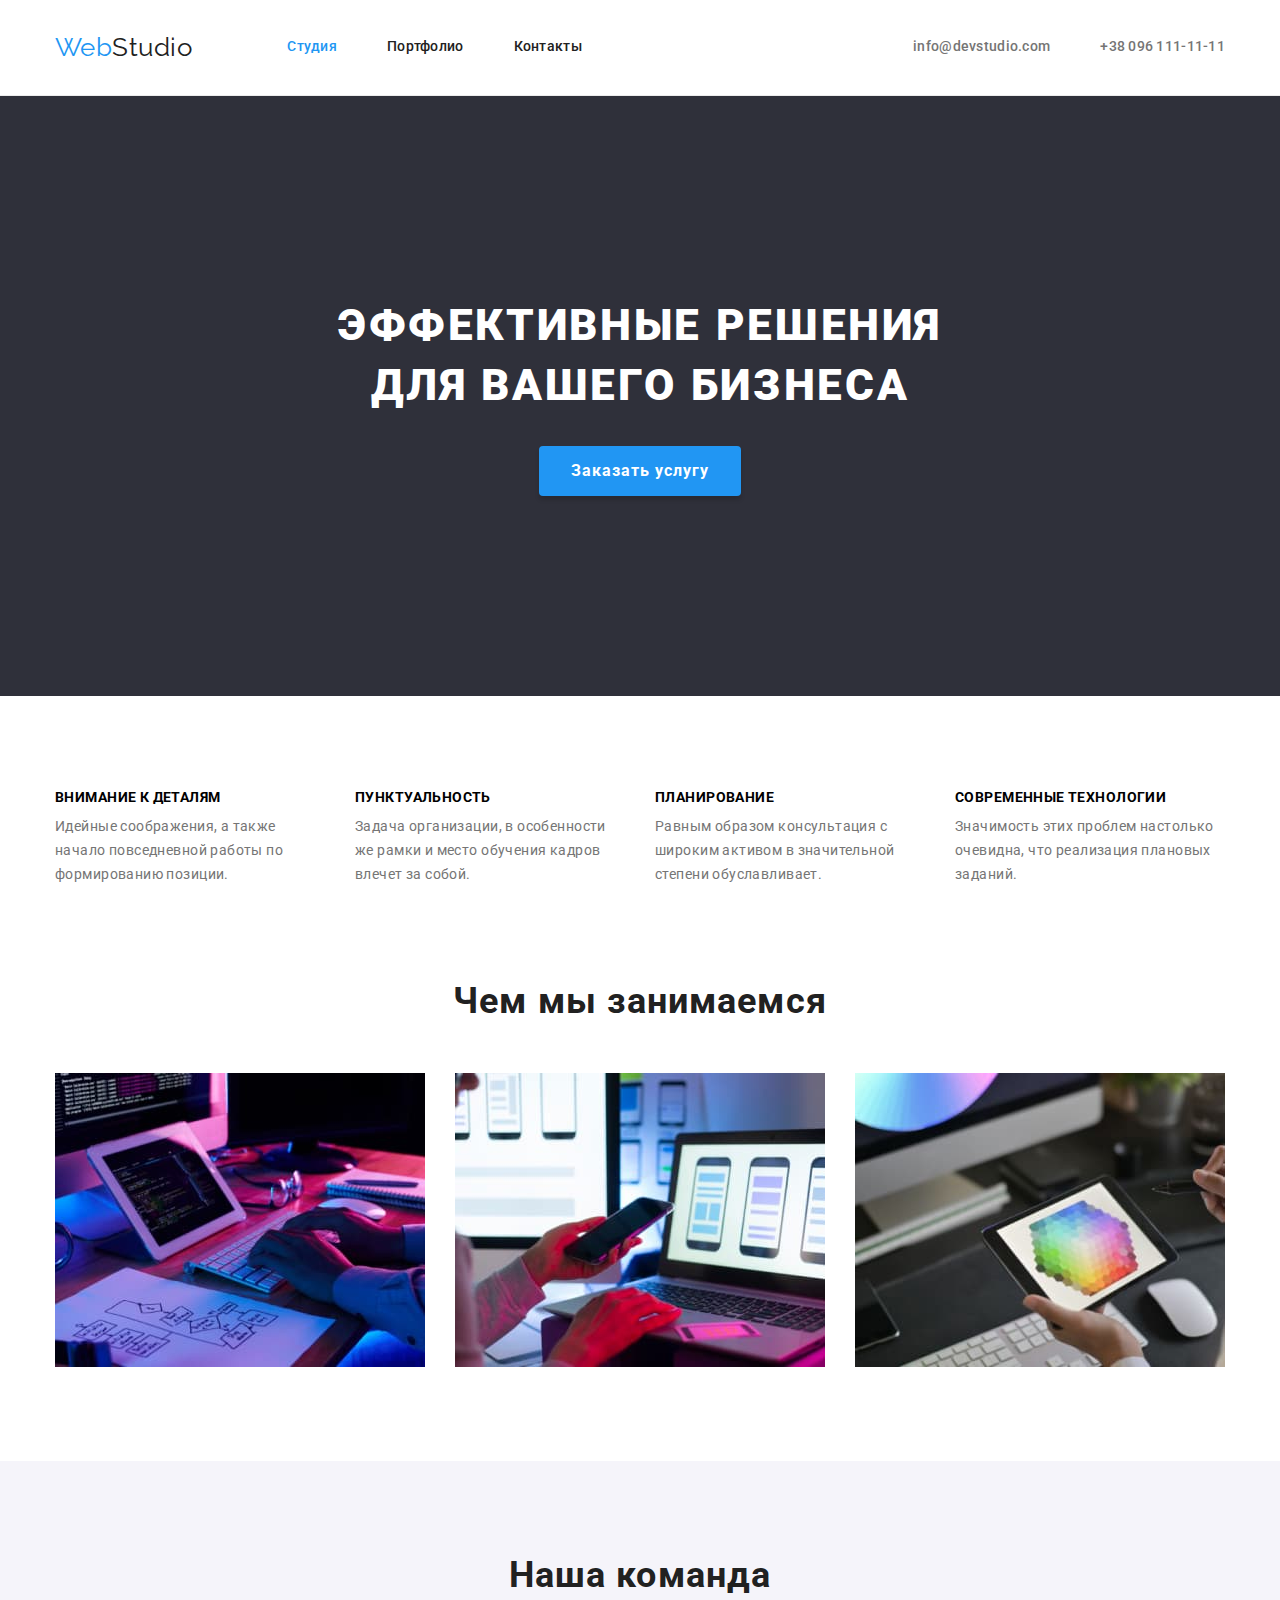
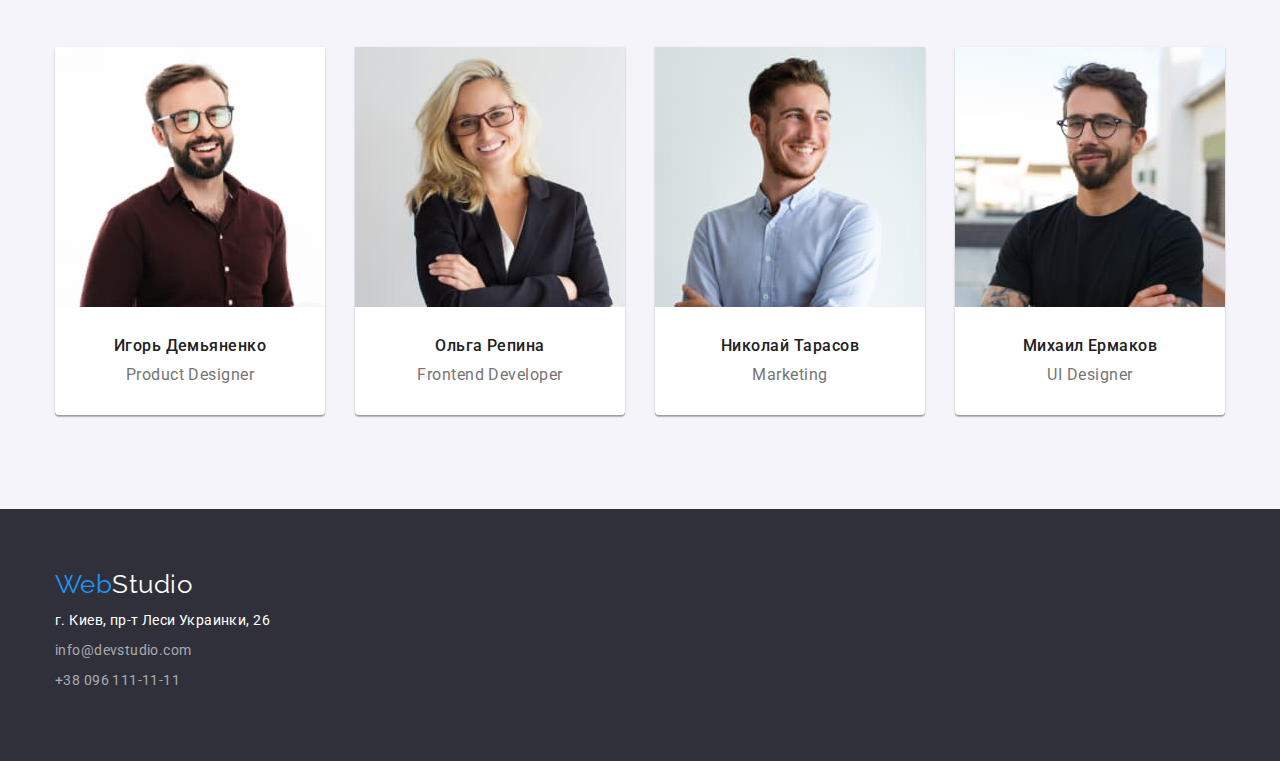
<file: index.html>
<!DOCTYPE html>
<html lang="ru">
<head>
    <meta charset="UTF-8">
    <meta http-equiv="X-UA-Compatible" content="IE=edge">
    <meta name="viewport" content="width=device-width, initial-scale=1.0">
    <title>Studio</title>
    <link rel="preconnect" href="https://fonts.googleapis.com">
    <link rel="preconnect" href="https://fonts.gstatic.com" crossorigin>
    <link href="https://fonts.googleapis.com/css2?family=Raleway:wght@700&family=Roboto:wght@400;500;700;900&display=swap"
        rel="stylesheet">
    <link rel="stylesheet" href="https://cdnjs.cloudflare.com/ajax/libs/modern-normalize/1.1.0/modern-normalize.min.css">
    <link rel="stylesheet" href="./css/styles.css">
</head>
<body>
    <!-- Шапка сайта -->
    <header class="header">
        <div class="container header-container">
            <nav class="header-navigate">
                <p class="logo">Web<span class="text">Studio</span></p>
                <ul class="site-nav control">
                    <li class="site-nav-link"> <a class="link current" href="./index.html"> Студия </a> </li>
                    <li class="site-nav-link"> <a class="link" href="./portfolio.html"> Портфолио </a> </li>
                    <li class="site-nav-link"> <a class="link" href=""> Контакты </a> </li>
                </ul>
            </nav>
            <ul class="auth-nav control">
                <li class="auth-nav-link"> <a class="link" href="mailto:info@devstudio.com"> info@devstudio.com</a> </li>
                <li class="auth-nav-link"> <a class="link" href="tel:+380961111111"> +38 096 111-11-11</a> </li>
            </ul>
        </div>
    </header>
    <main>
        <!-- Герой -->
        <section class="section section-hero">
            <div class="container">
                <h1 class="hero-title"> Эффективные решения для вашего бизнеса </h1>
                <button class="hero-button" type="button"> Заказать услугу </button>
            </div>
        </section>
         <!-- Преимущества  -->
        <section class="section section-benefits"> 
            <div class="container">
                <h2 class="visual-hidden"> Наши преимущества </h2> 
                <ul class="benefits">
                    <li class="items">
                        <h3 class="items-title"> Внимание к деталям </h3>
                        <p class="items-text"> Идейные соображения, а также начало повседневной работы по формированию позиции. </p>
                    </li>
                    <li class="items">
                        <h3 class="items-title"> Пунктуальность </h3>
                        <p class="items-text"> Задача организации, в особенности же рамки и место обучения кадров влечет за собой. </p>
                    </li>
                    <li class="items">
                        <h3 class="items-title"> Планирование </h3>
                        <p class="items-text"> Равным образом консультация с широким активом в значительной степени обуславливает. </p>
                    </li>
                    <li class="items">
                        <h3 class="items-title"> Современные технологии </h3>
                        <p class="items-text"> Значимость этих проблем настолько очевидна, что реализация плановых заданий. </p>
                    </li>
                </ul>
            </div>
        </section>
         <!--Примери работ -->
        <section class="section section-work">
            <div class="container">
                <h2 class="headline"> Чем мы занимаемся </h2>
                <ul class="pictures">
                    <li class="pictures-work"><img src="./images1/picture1.jpg" alt="программное обеспечение" height="294" width="370"></li>
                    <li class="pictures-work"><img src="./images1/picture2.jpg" alt="поддержка мобильних приложений" height="294" width="370"></li>
                    <li class="pictures-work"><img src="./images1/picture3.jpg" alt="цветовое оформление" height="294" width="370"></li>
                </ul>
            </div>
        </section>
         <!-- Наша команда  -->
        <section class="section section-team">
            <div class="container">
                <h2 class="headline"> Наша команда </h2>
                <ul class="list">
                    <li class="people">
                        <img src="./images1/igor_demianenko.jpg" alt="Игорь Демьяненко" height="260" width="270">
                        <div class="people-item">
                            <h3 class="people-desc"> Игорь Демьяненко </h3>
                            <p lang="en" class="text"> Product Designer </p>
                        </div>
                    </li>
                    <li class="people">
                        <img src="./images1/olga_repina.jpg" alt="Ольга Репина" height="260" width="270">
                        <div class="people-item">
                            <h3 class="people-desc"> Ольга Репина </h3>
                            <p lang="en" class="text"> Frontend Developer </p>
                        </div>
                    </li>
                    <li class="people">
                        <img src="./images1/nikolay_tarasov.jpg" alt="Николай Тарасов" height="260" width="270">
                        <div class="people-item">
                            <h3 class="people-desc">Николай Тарасов</h3>
                            <p lang="en" class="text">Marketing</p>
                        </div>
                    </li>
                    <li class="people">
                        <img src="./images1/mikhail_yermakov.jpg" alt="Михаил Ермаков" height="260" width="270">
                        <div class="people-item">
                            <h3 class="people-desc">Михаил Ермаков</h3>
                            <p lang="en" class="text">UI Designer</p>
                        </div>
                    </li>
                    
                </ul>
            </div> 
        </section> 
    </main>
    <!-- Подвал -->
    <footer class="footer">
        <div class="container">
            <p class="logo">Web<span class="text">Studio</span></p>
            <address class="address">
                <ul class="address-auth-nav">
                    <li class="address-row"> <a class="link maps" href="https://www.google.com.ua/maps/place/%D0%B1%D1%83%D0%BB%D1%8C%D0%B2%D0%B0%D1%80+%D0%9B%D0%B5%D1%81%D1%96+%D0%A3%D0%BA%D1%80%D0%B0%D1%97%D0%BD%D0%BA%D0%B8,+26,+%D0%9A%D0%B8%D1%97%D0%B2,+02000/@50.4268936,30.5373685,18z"> г. Киев, пр-т Леси Украинки, 26 </a> </li>
                    <li class="address-row"> <a class="link" href="mailto:info@devstudio.com"> info@devstudio.com </a> </li>
                    <li class="address-row"> <a class="link" href="tel:+380961111111"> +38 096 111-11-11 </a> </li>
                </ul>
            </address>
        </div>
    </footer>
</body>
</html>
</file>
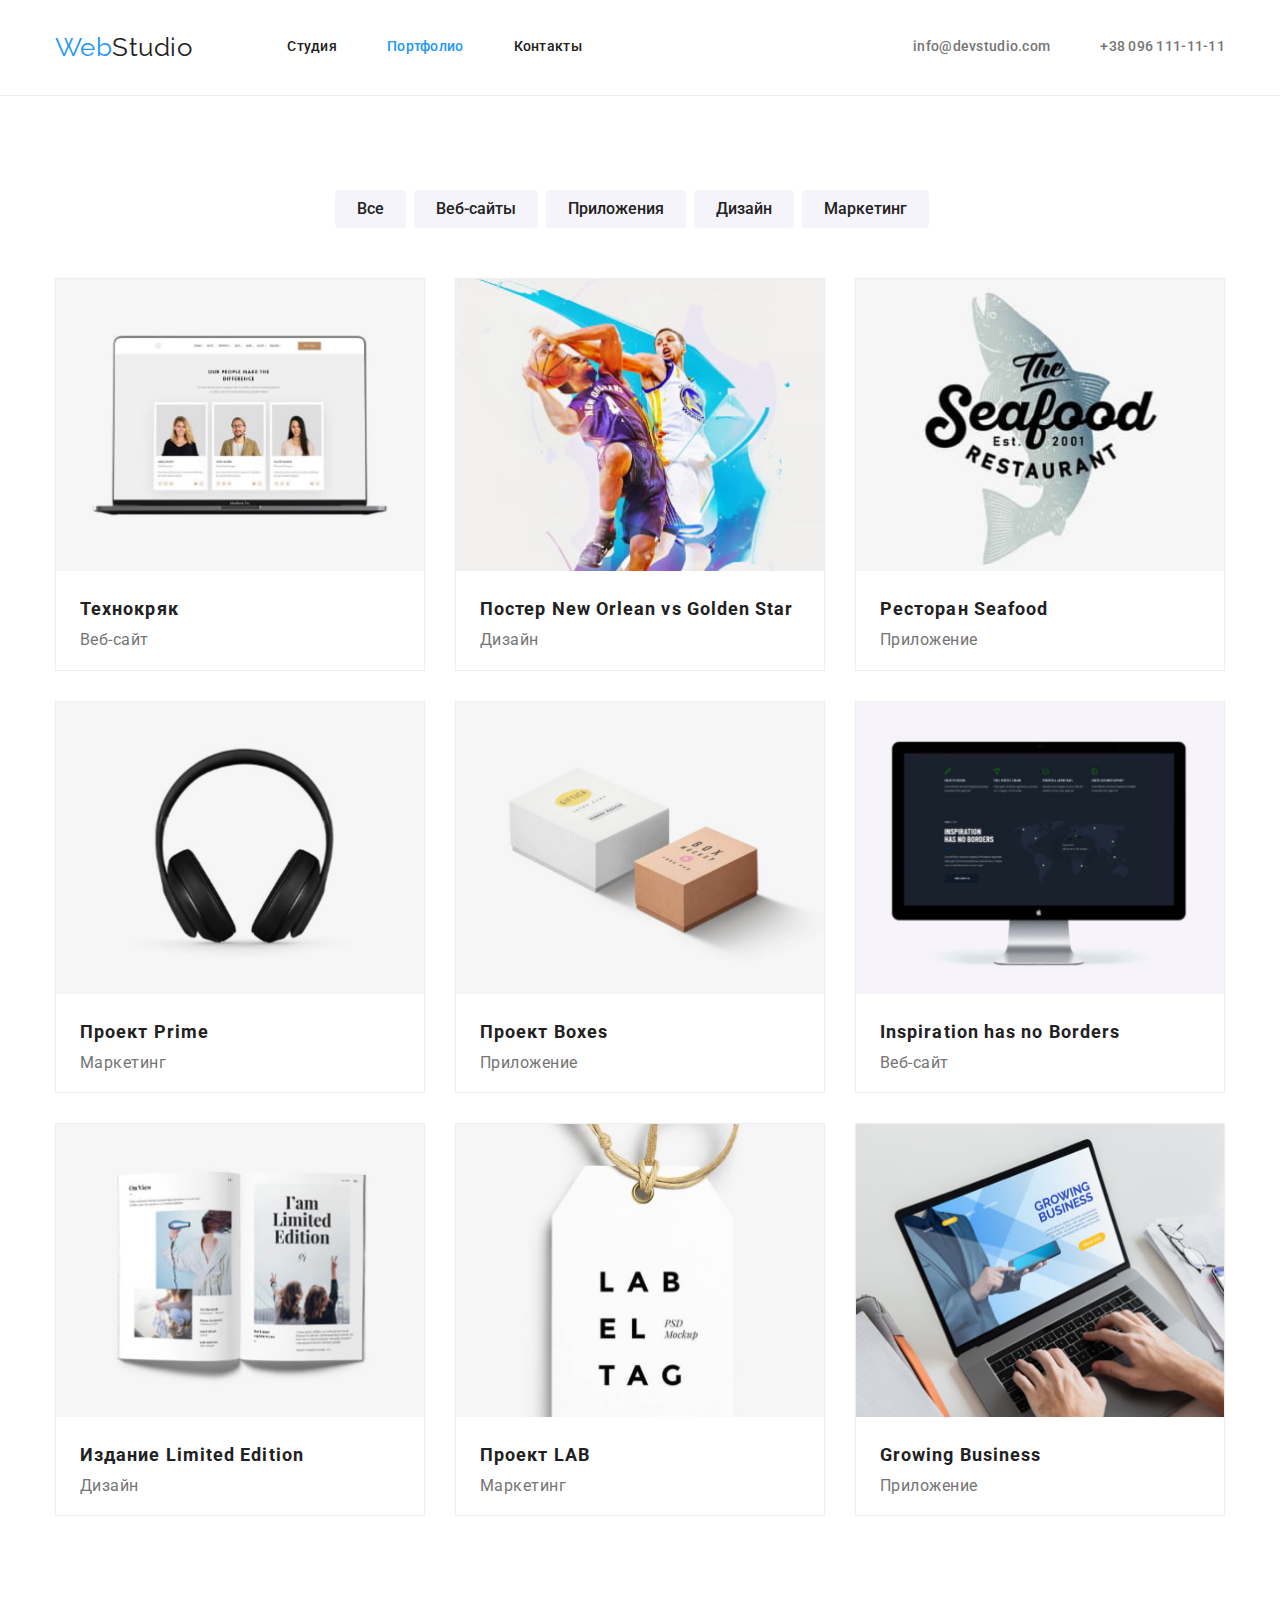
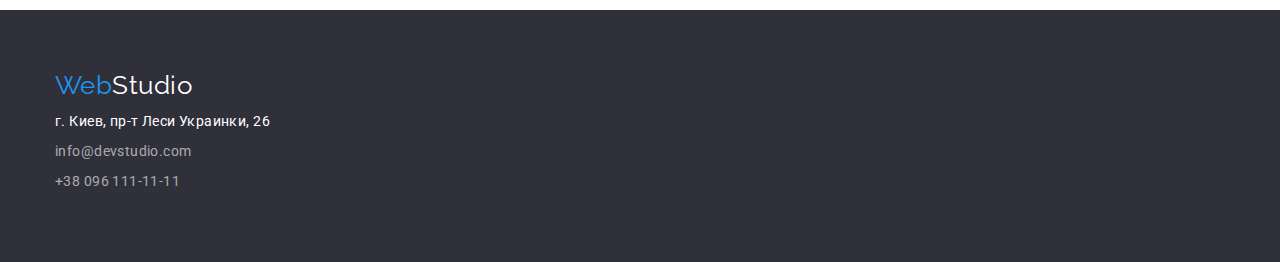
<file: portfolio.html>
<!DOCTYPE html>
<html lang="ru">
<head>
    <meta charset="UTF-8">
    <meta http-equiv="X-UA-Compatible" content="IE=edge">
    <meta name="viewport" content="width=device-width, initial-scale=1.0">
    <title>Portfolio</title>
    <link rel="preconnect" href="https://fonts.googleapis.com">
    <link rel="preconnect" href="https://fonts.gstatic.com" crossorigin>
    <link href="https://fonts.googleapis.com/css2?family=Raleway:wght@700&family=Roboto:wght@400;500;700;900&display=swap"
        rel="stylesheet">
    <link rel="stylesheet" href="https://cdnjs.cloudflare.com/ajax/libs/modern-normalize/1.1.0/modern-normalize.min.css">
    <link rel="stylesheet" href="./css/styles.css">
</head>
<body>
    <!-- Шапка сайта -->
    <header class="header">
        <div class="container header-container">
            <nav class="header-navigate">
                <p class="logo">Web<span class="text">Studio</span></p>
                <ul class="site-nav control">
                    <li class="site-nav-link"><a class="link" href="./index.html">Студия</a></li>
                    <li class="site-nav-link"><a class="link current" href="./portfolio.html">Портфолио</a></li>
                    <li class="site-nav-link"><a class="link" href="">Контакты</a></li>
                </ul>
            </nav>
            <ul class="auth-nav control">
                <li class="auth-nav-link"> <a class="link" href="mailto:info@devstudio.com"> info@devstudio.com</a> </li>
                <li class="auth-nav-link"> <a class="link" href="tel:+380961111111"> +38 096 111-11-11</a> </li>
            </ul>
        </div>
    </header>
    <main>
        <section class="section">
            <div class="container">
                <h1 class="visual-hidden">Наши работы</h1>
                <ul class="desc-portfolio">
                    <li class="desc-nav"> <button type="button" class="desc-button"> Все </button> </li>
                    <li class="desc-nav"> <button type="button" class="desc-button"> Веб-сайты </button> </li>
                    <li class="desc-nav"> <button type="button" class="desc-button"> Приложения </button> </li>
                    <li class="desc-nav"> <button type="button" class="desc-button"> Дизайн </button> </li>
                    <li class="desc-nav"> <button type="button" class="desc-button"> Маркетинг </button> </li>
                </ul>
                <h2 class="visual-hidden">Навигация</h2>
                <ul class="activities">
                    <li class="activities-cards">
                        <a class="link-item" href="">
                            <img src="./images2/people1.jpg" alt="Технокряк" width="370">
                            <div  class="activities-title">
                                <h3 class="caption">Технокряк</h3>
                                <p class="text">Веб-сайт</p>
                            </div>
                        </a>
                    </li>
                    <li class="activities-cards">
                        <a class="link-item" href="">
                            <img src="./images2/poster2.jpg" alt="Постер New Orlean" width="370">
                            <div class="activities-title">
                                <h3 class="caption">Постер New Orlean vs Golden Star</h3>
                                <p class="text">Дизайн</p>
                            </div>
                        </a>
                    </li>
                    <li class="activities-cards">
                        <a class="link-item" href="">
                            <img src="./images2/restaurant3.jpg" alt="Ресторан Seafood" width="370">
                            <div class="activities-title">
                                <h3 class="caption">Ресторан Seafood</h3>
                                <p class="text">Приложение</p>
                            </div>
                        </a>
                    </li>
                    <li class="activities-cards">
                        <a class="link-item" href="">
                            <img src="./images2/headphone4.jpg" alt="Проект Prime" width="370">
                            <div class="activities-title">
                                <h3 class="caption">Проект Prime</h3>
                                <p class="text">Маркетинг</p>
                            </div>
                        </a>
                    </li>
                    <li class="activities-cards">
                        <a class="link-item" href="">
                            <img src="./images2/boxes5.jpg" alt="Проект Boxes" width="370">
                            <div class="activities-title">
                                <h3 class="caption">Проект Boxes</h3>
                                <p class="text">Приложение</p>
                            </div>
                        </a>
                    </li>
                    <li class="activities-cards">
                        <a class="link-item" href="">
                            <img src="./images2/screen6.jpg" alt="Екран" width="370">
                            <div class="activities-title">
                                <h3 class="caption" lang="en">Inspiration has no Borders</h3>
                                <p class="text">Веб-сайт</p>
                            </div>
                        </a>
                    </li>
                    <li class="activities-cards">
                        <a class="link-item" href="">
                            <img src="./images2/edition7.jpg" alt="Издание" width="370">
                            <div class="activities-title">
                                <h3 class="caption">Издание Limited Edition</h3>
                                <p class="text">Дизайн</p>
                            </div>
                        </a>
                    </li>
                    <li class="activities-cards">
                        <a class="link-item" href="">
                            <img src="./images2/project_lab8.jpg" alt="Проект LAB" width="370">
                            <div class="activities-title">
                                <h3 class="caption">Проект LAB</h3>
                                <p class="text">Маркетинг</p>
                            </div>
                        </a>
                    </li>
                    <li class="activities-cards">
                        <a class="link-item" href="">
                            <img src="./images2/business9.jpg" alt="Растущий бизнес" width="370">
                            <div class="activities-title">
                                <h3 class="caption" lang="en">Growing Business</h3>
                                <p class="text">Приложение</p>
                            </div>
                        </a>
                    </li>
                </ul>
            </div>
        </section>
    </main>
    <!--Підвал-->
    <footer class="footer">
        <div class="container">
            <p class="logo">Web<span class="text">Studio</span></p>
            <address class="address">
                <ul class="address-auth-nav">
                    <li class="address-row"> 
                        <a class="link maps" href="https://www.google.com.ua/maps/place/%D0%B1%D1%83%D0%BB%D1%8C%D0%B2%D0%B0%D1%80+%D0%9B%D0%B5%D1%81%D1%96+%D0%A3%D0%BA%D1%80%D0%B0%D1%97%D0%BD%D0%BA%D0%B8,+26,+%D0%9A%D0%B8%D1%97%D0%B2,+02000/@50.4268936,30.5373685,18z">
                            г. Киев, пр-т Леси Украинки, 26 </a> 
                    </li>
                    <li class="address-row"> 
                        <a class="link" href="mailto:info@devstudio.com"> info@devstudio.com </a> 
                    </li>
                    <li class="address-row">
                        <a class="link" href="tel:+380961111111"> +38 096 111-11-11 </a> 
                    </li>
                </ul>
            </address>
        </div>
    </footer>
</body>
</html>
</file>
<file: css/styles.css>
/* --Змінні-- */
:root {
  --primary-title-color: #ffffff;
  --title-text-color: #212121;
  --text-item-color: #757575;
  --section-aside-color: #2f303a;
  --section-secondary-color: #f5f4fa;
  --accent-color: #2196f3;
}
body {
  font-family: "Roboto", sans-serif;
  font-style: normal;
  letter-spacing: 0.03em;
  background-color: var(--primary-title-color);
}
/* --скидання стилів-- */
p,
h1,
h2,
h3,
h4,
h5,
h6 {
  margin: 0;
}
ul {
  margin: 0;
  padding-left: 0;
  /* прибираємо крапочки */
  list-style: none;
}
.link,
.link-item {
  display: block;
}
/* прибираємо підкреслювання */
.link-item {
  text-decoration: none;
}
/* Прибираємо відстань знизу зображення
та обмежуємо габарити макс.100ширини */
img {
  display: block;
  max-width: 100%;
  height: auto;
}
.container {
  margin-left: auto;
  margin-right: auto;
  padding-left: 15px;
  padding-right: 15px;
  width: 1200px;
}
.section {
  padding-top: 94px;
  padding-bottom: 94px;
}
/* -----логотип -----*/
.logo {
  font-family: "Raleway", sans-serif;
  font-size: 26px;
  line-height: 1.19;
  margin-right: 95px;
  color: var(--accent-color);
}
.logo .text {
  font-family: "Raleway", sans-serif;
  font-size: 26px;
  line-height: 1.19;
  color: var(--title-text-color);
}
.footer .logo {
  margin-bottom: 20px;
}
.footer .text {
  color: var(--primary-title-color);
}
/*-- Шапка сайта,навігація --*/
.header {
  padding-top: 32px;
  padding-bottom: 32px;
  border-bottom: 1px solid #ececec;
}
.header-container {
  display: flex;
  align-items: center;
}
.header-navigate {
  display: flex;
  align-items: center;
}
.site-nav {
  display: flex;
  align-items: center;
}
.auth-nav {
  display: flex;
  margin-left: auto;
  align-items: center;
}
.site-nav-link:not(:last-child) {
  margin-right: 50px;
}
.site-nav-link {
  display: block;
}
.auth-nav-link {
  display: block;
}
.auth-nav-link:not(:last-child) {
  margin-right: 50px;
}
.control .link {
  font-weight: 500;
  font-size: 14px;
  line-height: 1.14;
  letter-spacing: 0.02em;
}
.site-nav .link {
  color: var(--title-text-color);
  text-decoration: none;
  display: block;
}
.auth-nav .link {
  color: var(--text-item-color);
  text-decoration: none;
}
.control .link:hover,
.control .link:focus {
  color: var(--accent-color);
}
.site-nav .link.current {
  color: var(--accent-color);
}
/* Герой,основний заголовок*/
.section.section-hero {
  padding-top: 200px;
  padding-bottom: 200px;
  align-items: center;
  text-align: center;
  background-color: var(--section-aside-color);
  color: var(--primary-title-color);
}
.hero-title {
  font-weight: 900;
  font-size: 44px;
  line-height: 1.36;
  letter-spacing: 0.06em;
  text-transform: uppercase;
  margin-bottom: 30px;
  margin-right: auto;
  margin-left: auto;
  max-width: 696px;
}
/* кнопки */
.hero-button {
  padding: 10px 32px;
  font-weight: 700;
  font-size: 16px;
  line-height: 1.87;
  letter-spacing: 0.06em;
  border-radius: 4px;
  background-color: var(--accent-color);
  color: var(--primary-text-color);
  box-shadow: 0px 4px 4px rgba(0, 0, 0, 0.15);
  border: none;
  align-items: center;
  text-align: center;
  cursor: pointer;
}
.hero-button:hover,
.hero-button:focus {
  background-color: #188ce8;
}
.desc-button:hover,
.desc-button:focus {
  color: var(--primary-title-color);
  background-color: var(--accent-color);
}
.desc-portfolio {
  display: flex;
  margin: auto;
  margin-bottom: 50px;
  width: 611px;
}
.desc-nav:not(:last-child) {
  margin-right: 8px;
}
.desc-button {
  padding: 6px 22px;
  font-weight: 500;
  font-size: 16px;
  line-height: 1.62;
  border-radius: 4px;
  color: var(--title-text-color);
  background-color: var(--section-secondary-color);
  border: none;
  cursor: pointer;
  text-align: center;
}

/*---Заголовки h2 (Portfolio h1)---*/
/* -Приховані заголовки- */
.visual-hidden:not(:focus):not(:active) {
  position: absolute;
  width: 1px;
  height: 1px;
  margin: -1px;
  border: 0;
  padding: 0;
  white-space: nowrap;
  clip-path: inset(100%);
  clip: rect(0 0 0 0);
  overflow: hidden;
}
.headline {
  margin-bottom: 50px;
  font-weight: 700;
  font-size: 36px;
  line-height: 1.16;
  letter-spacing: 0.03em;
  text-align: center;
  color: var(--title-text-color);
}
/* <!-- Переваги  --> */
.section.section-benefits {
  padding-bottom: 47px;
}
.benefits {
  display: flex;
}
.items {
  width: 270px;
}
.items:not(:last-child) {
  margin-right: 30px;
}
.items-title {
  font-weight: 700;
  font-size: 14px;
  line-height: 1.14;
  letter-spacing: 0.03em;
  text-transform: uppercase;
}
.items-text {
  margin-top: 10px;
  font-weight: 400;
  font-size: 14px;
  line-height: 1.71;
  letter-spacing: 0.03em;
  color: var(--text-item-color);
}
.items-text:not(:last-child) {
  margin-right: 30px;
}
/* --Приклади робіт -- */
.section.section-work {
  padding-top: 47px;
}
.pictures {
  display: flex;
  flex-wrap: wrap;
  margin-right: -30px;
}
.pictures-work:not(:last-child) {
  flex-basis: calc(100% / 3 - 30px);
  margin-right: 30px;
}
/* --Наша команда --*/
.section.section-team {
  background-color: var(--section-secondary-color);
}
.list {
  display: flex;
  flex-wrap: wrap;
}
.people:not(:last-child) {
  margin-right: 30px;
}
.people {
  width: 270px;
  height: 368px;
  box-shadow: 0px 1px 3px rgba(0, 0, 0, 0.12), 0px 1px 1px rgba(0, 0, 0, 0.14),
    0px 2px 1px rgba(0, 0, 0, 0.2);
  border-radius: 0px 0px 4px 4px;
  background-color: var(--primary-title-color);
}
.people-item {
  padding-top: 30px;
  padding-bottom: 30px;
}
.people-desc {
  margin-bottom: 10px;
  font-weight: 500;
  font-size: 16px;
  line-height: 1.18;
  text-align: center;
  color: var(--title-text-color);
}
.people .text {
  text-align: center;
  font-weight: 400;
  font-size: 16px;
  line-height: 1.18;
  letter-spacing: 0.03em;
  color: var(--text-item-color);
}
/* ---footer--- */
.footer {
  padding-top: 60px;
  padding-bottom: 60px;
  background-color: var(--section-aside-color);
}
.address-row .link.maps {
  color: var(--primary-title-color);
}
.address {
  font-style: normal;
}
.address-auth-nav .link {
  height: 21px;
  font-weight: 400;
  font-size: 14px;
  line-height: 1.71px;
  letter-spacing: 0.03em;
  text-decoration: none;
  color: var(--text-item-color);
  color: rgba(255, 255, 255, 0.6);
}
.address-row:not(:last-child) {
  margin-bottom: 9px;
}
.address-auth-nav .link:hover,
.address-auth-nav .link:focus {
  color: var(--accent-color);
}

/* ---Portfolio ---*/
.activities {
  display: flex;
  flex-wrap: wrap;
}
.activities .activities-cards {
  width: 370px;
  margin-right: 30px;
  margin-bottom: 30px;
  border: 1px solid #eeeeee;
}
.activities-cards:nth-child(3n) {
  margin-right: 0;
}
.activities-cards:nth-last-child(-n + 3) {
  margin-bottom: 0;
}
.activities-title {
  padding-top: 20px;
  padding-bottom: 20px;
  padding-right: 24px;
  padding-left: 24px;
}
.caption {
  margin-bottom: 4px;
  font-weight: 700;
  font-size: 18px;
  line-height: 2;
  letter-spacing: 0.06em;
  color: var(--title-text-color);
}
.activities-title .text {
  font-weight: 400;
  font-size: 16px;
  line-height: 1, 87;
  letter-spacing: 0.03em;
  color: var(--text-item-color);
}
</file>
